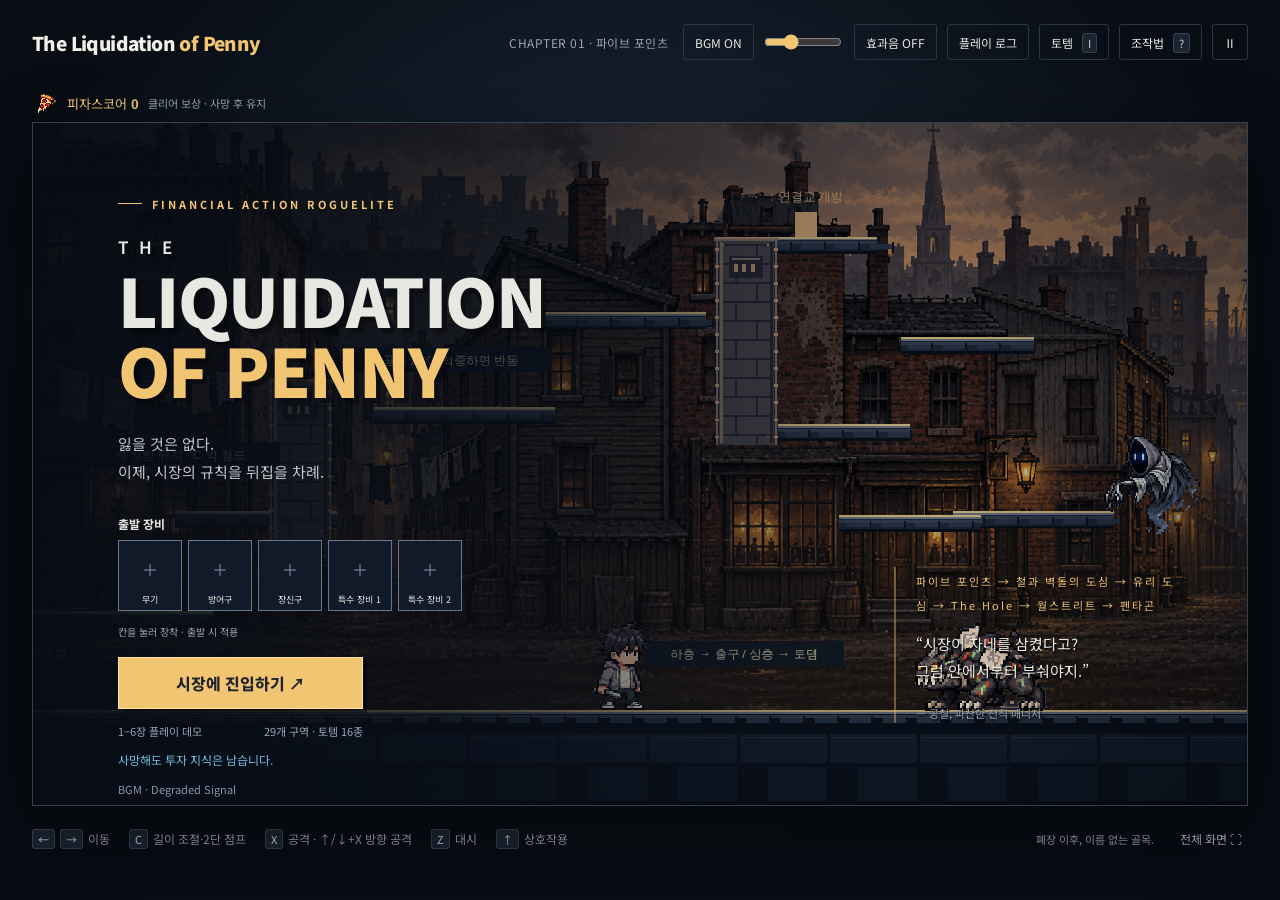
<file: index.html>
<!doctype html>
<html lang="ko">
<head>
  <meta charset="utf-8"><meta name="viewport" content="width=device-width, initial-scale=1, viewport-fit=cover">
  <meta name="theme-color" content="#090e18"><meta name="description" content="The Liquidation of Penny — 금융 액션 로그라이트. 잡주의 골목에서 시장의 심장까지, 여섯 개의 장을 돌파하세요.">
  <title>The Liquidation of Penny</title><link rel="stylesheet" href="./style.css">
</head>
<body>
<main id="app">
 <header class="topline"><a class="wordmark" href="./" aria-label="The Liquidation of Penny 시작 화면">The Liquidation <span>of Penny</span></a><div class="top-actions"><span id="chapter-tag" class="chapter-tag">CHAPTER 01 · 파이브 포인츠</span><div class="music-controls"><button id="music" class="icon-button" aria-label="배경 음악 끄기" aria-pressed="true">BGM ON</button><input id="music-volume" type="range" min="0" max="100" value="30" aria-label="배경 음악 음량" title="BGM 음량"></div><button id="sound" class="icon-button" aria-label="효과음 켜기" aria-pressed="false">효과음 OFF</button><button id="run-logs" class="icon-button">플레이 로그</button><button id="totem-open" class="icon-button">토템 <kbd>I</kbd></button><button id="help" class="icon-button">조작법 <kbd>?</kbd></button><button id="pause" class="icon-button" aria-label="일시 정지">Ⅱ</button></div></header>
 <div class="pizza-wallet" aria-label="누적 피자스코어"><img src="./assets/equipment/pizza-score.png" width="24" height="24" alt=""><span>피자스코어 <strong data-pizza-balance>0</strong></span><small>클리어 보상 · 사망 후 유지</small><small id="wallet-status" role="status"></small></div>
 <section id="stage" aria-label="게임 화면">
  <canvas id="game" width="1280" height="720" tabindex="0" aria-label="방향키 이동, C 점프, X 공격, Z 대시. 조작법 버튼에서 전체 조작을 확인할 수 있습니다."></canvas>
  <div id="hud" class="hud hidden"><div class="player-panel"><div class="rank-line"><span id="rank">PENNY STOCK</span><span id="room-number">01 / 05</span></div><div class="health-track"><div id="hp-fill"></div><span id="hp-text">100 / 100</span></div><div class="profit-line"><span>미실현 수익</span><strong id="profit-text">0%</strong></div><div class="profit-track"><div id="profit-fill"></div></div></div><div class="market-panel"><span class="eyebrow">MARKET</span><strong id="market-name">횡보장</strong><small id="market-detail">기본 전투 상태</small><div id="market-warning"></div></div><div class="fund-panel"><span>보유 시드</span><strong><i>◈</i> <b id="gold">0</b></strong><small id="enemy-count"></small></div></div>
  <div id="totem-hud" class="totem-hud hidden" aria-label="장착 토템 진행 상태"></div><div id="boss-hud" class="boss-hud hidden"><div><span id="boss-name">잠식된 선동가</span><span id="boss-phase">PHASE 01</span></div><div class="boss-track"><div id="boss-fill"></div></div></div>
  <section id="option-panel" class="option-panel hidden" aria-label="보스 옵션 패턴"><strong id="option-title"></strong><span id="option-hint"></span><small id="option-timer"></small><small>성공: 보스 클리어 피자스코어 +20% 누적 · 실패/미선택 3회: 청산</small><small id="option-risk"></small><div id="option-choices"><button id="option-long" data-action="option_long" aria-pressed="false"><kbd>Q</kbd> 롱 · 상승 ↑</button><button id="option-short" data-action="option_short" aria-pressed="false"><kbd>E</kbd> 숏 · 하락 ↓</button></div></section>
  <div id="room-toast" class="room-toast hidden"><span id="room-kicker"></span><h2 id="room-title"></h2></div>
  <div id="leverage" class="leverage hidden"></div><div id="notice" class="notice hidden" role="status" aria-live="polite"></div>
  <div id="skills" class="skillbar hidden"><button data-action="profit" id="skill-profit"><kbd>A</kbd><span>익절</span><small>수익 25 이상</small></button><button data-action="leverage" id="skill-leverage"><kbd>S</kbd><span>레버리지</span><small>8초 / 피해 ×1.65</small></button><button data-action="circuit" id="skill-circuit"><kbd>D</kbd><span>서킷브레이커</span><small>정지 중 타격 축적</small></button></div>
  <div id="screen" class="screen"><div class="start-card"><div class="eyebrow"><span class="small-line"></span> FINANCIAL ACTION ROGUELITE</div><h1 class="penny-title" aria-label="The Liquidation of Penny"><span>THE</span>LIQUIDATION<br><em>OF PENNY</em></h1><p class="intro">잃을 것은 없다.<br>이제, 시장의 규칙을 뒤집을 차례.</p><section class="starting-equipment" aria-label="시작 장비"><strong>출발 장비</strong><div id="equipment-slots"></div><small>칸을 눌러 장착 · 출발 시 적용</small></section><button id="start" class="primary" disabled>에셋 준비 중…</button><button id="start-chapter2" class="chapter-start hidden">해금된 2장부터 시작 →</button><div class="start-meta"><span>1–6장 플레이 데모</span><span>29개 구역 · 토템 16종</span></div><p id="save-note" class="save-note"></p><p class="music-credit">BGM · Degraded Signal</p></div><div class="start-quote"><span>파이브 포인츠 → 철과 벽돌의 도심 → 유리 도심 → The Hole → 월스트리트 → 펜타곤</span><p>“시장이 자네를 삼켰다고?<br>그럼 안에서부터 부숴야지.”</p><small>— 공칠, 파산한 전직 매니저</small></div></div>
  <div id="modal" class="modal hidden" role="dialog" aria-modal="true" aria-labelledby="modal-title"><div class="modal-inner" id="modal-inner"></div></div>
  <div id="touch" class="touch"><div><button data-hold="left" aria-label="왼쪽 이동">◀</button><button data-hold="right" aria-label="오른쪽 이동">▶</button></div><div><button data-action="interact" aria-label="상호작용">↑</button><button data-action="dash">Z</button><button data-action="jump">C</button><button data-action="attack">X</button></div></div>
 </section>
 <footer><div class="controls"><span><kbd>←</kbd><kbd>→</kbd> 이동</span><span><kbd>C</kbd> 길이 조절·2단 점프</span><span><kbd>X</kbd> 공격 · ↑/↓+X 방향 공격</span><span><kbd>Z</kbd> 대시</span><span><kbd>↑</kbd> 상호작용</span></div><div class="footer-state"><span id="footer-location">폐장 이후, 이름 없는 골목.</span><button id="fullscreen">전체 화면 ⛶</button></div></footer>
</main><script type="module" src="./game.js"></script>
</body></html>
</file>
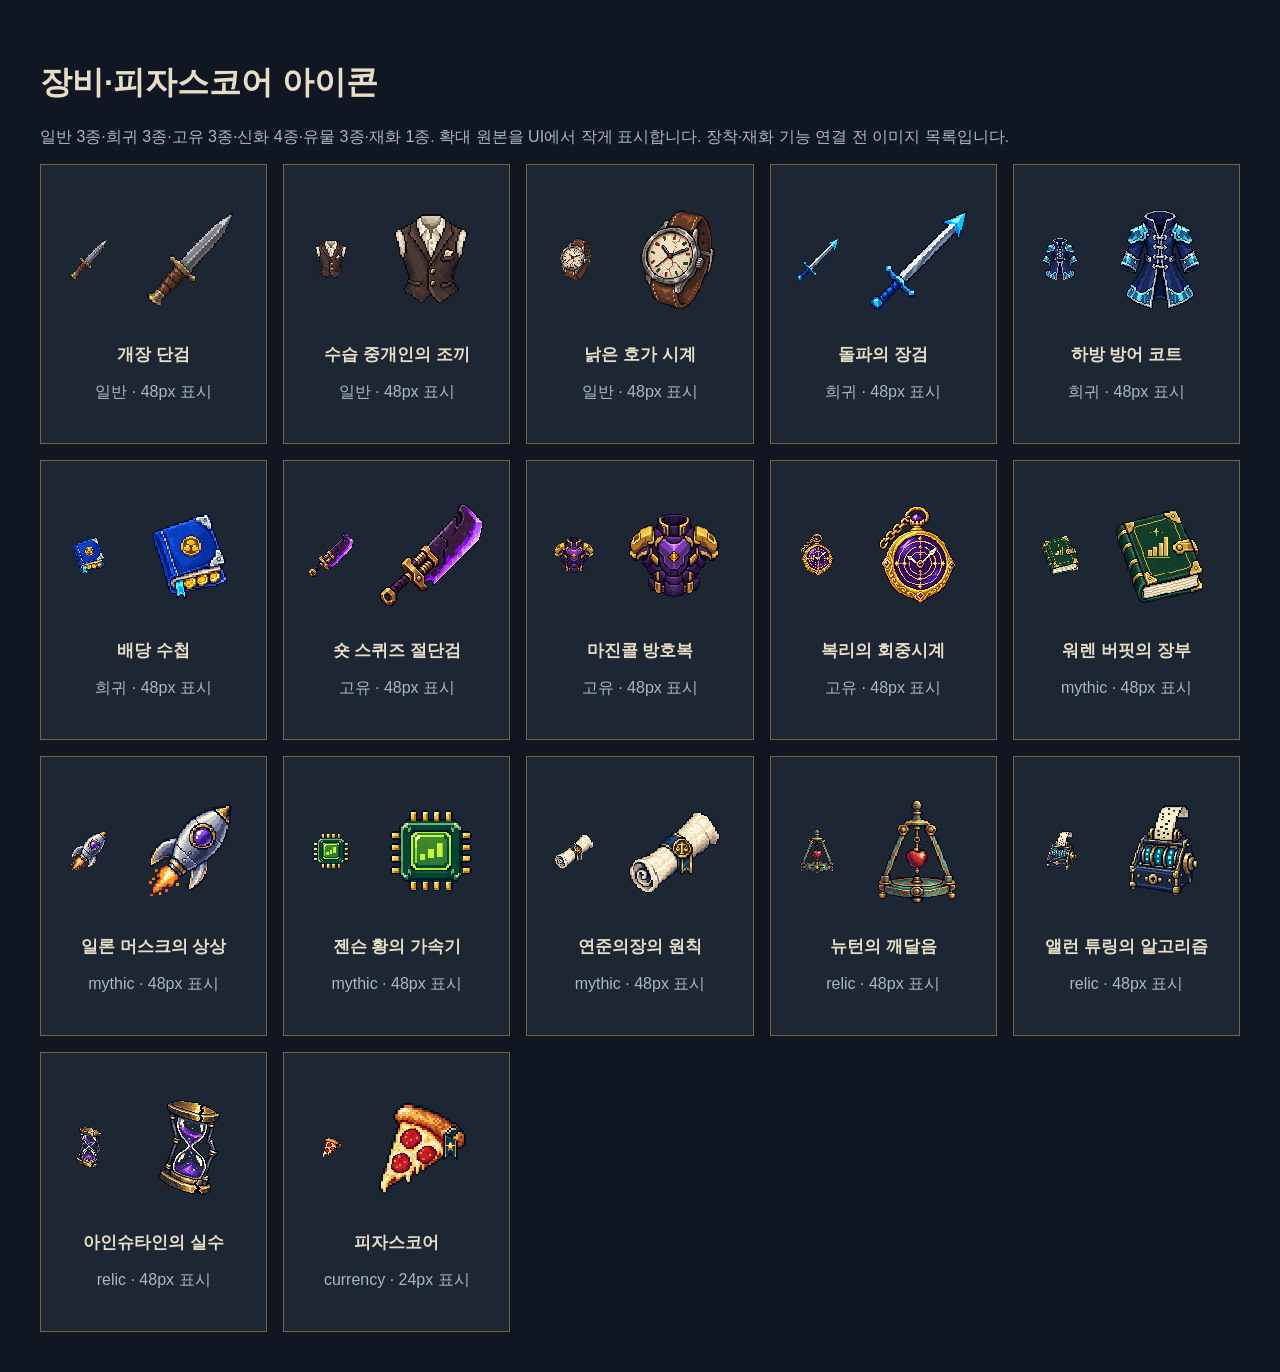
<file: assets/equipment/index.html>
<!doctype html><html lang="ko"><meta charset="utf-8"><meta name="viewport" content="width=device-width"><title>장비 도트 아이콘</title><style>body{background:#101722;color:#e8ddc6;font:16px sans-serif;padding:32px}main{display:grid;grid-template-columns:repeat(auto-fit,minmax(220px,1fr));gap:16px}article{background:#1d2733;border:1px solid #746344;padding:24px;text-align:center}img{image-rendering:pixelated;object-fit:contain}p{color:#aab7c4}h2{font-size:17px}.preview{height:140px;display:flex;gap:20px;align-items:center;justify-content:center}</style><h1>장비·피자스코어 아이콘</h1><p>일반 3종·희귀 3종·고유 3종·신화 4종·유물 3종·재화 1종. 확대 원본을 UI에서 작게 표시합니다. 장착·재화 기능 연결 전 이미지 목록입니다.</p><main><article><div class="preview"><img src="./opening-dagger.png" width="48" height="48" alt="개장 단검"><img src="./opening-dagger.png" width="112" height="112" alt=""></div><h2>개장 단검</h2><p>일반 · 48px 표시</p></article><article><div class="preview"><img src="./apprentice-broker-vest.png" width="48" height="48" alt="수습 중개인의 조끼"><img src="./apprentice-broker-vest.png" width="112" height="112" alt=""></div><h2>수습 중개인의 조끼</h2><p>일반 · 48px 표시</p></article><article><div class="preview"><img src="./worn-quote-watch.png" width="48" height="48" alt="낡은 호가 시계"><img src="./worn-quote-watch.png" width="112" height="112" alt=""></div><h2>낡은 호가 시계</h2><p>일반 · 48px 표시</p></article><article><div class="preview"><img src="./breakout-longsword.png" width="48" height="48" alt="돌파의 장검"><img src="./breakout-longsword.png" width="112" height="112" alt=""></div><h2>돌파의 장검</h2><p>희귀 · 48px 표시</p></article><article><div class="preview"><img src="./downside-defense-coat.png" width="48" height="48" alt="하방 방어 코트"><img src="./downside-defense-coat.png" width="112" height="112" alt=""></div><h2>하방 방어 코트</h2><p>희귀 · 48px 표시</p></article><article><div class="preview"><img src="./dividend-notebook.png" width="48" height="48" alt="배당 수첩"><img src="./dividend-notebook.png" width="112" height="112" alt=""></div><h2>배당 수첩</h2><p>희귀 · 48px 표시</p></article><article><div class="preview"><img src="./short-squeeze-cleaver.png" width="48" height="48" alt="숏 스퀴즈 절단검"><img src="./short-squeeze-cleaver.png" width="112" height="112" alt=""></div><h2>숏 스퀴즈 절단검</h2><p>고유 · 48px 표시</p></article><article><div class="preview"><img src="./margin-call-armor.png" width="48" height="48" alt="마진콜 방호복"><img src="./margin-call-armor.png" width="112" height="112" alt=""></div><h2>마진콜 방호복</h2><p>고유 · 48px 표시</p></article><article><div class="preview"><img src="./compound-pocket-watch.png" width="48" height="48" alt="복리의 회중시계"><img src="./compound-pocket-watch.png" width="112" height="112" alt=""></div><h2>복리의 회중시계</h2><p>고유 · 48px 표시</p></article><article><div class="preview"><img src="./buffett-ledger.png" width="48" height="48" alt="워렌 버핏의 장부"><img src="./buffett-ledger.png" width="112" height="112" alt=""></div><h2>워렌 버핏의 장부</h2><p>mythic · 48px 표시</p></article><article><div class="preview"><img src="./musk-imagination.png" width="48" height="48" alt="일론 머스크의 상상"><img src="./musk-imagination.png" width="112" height="112" alt=""></div><h2>일론 머스크의 상상</h2><p>mythic · 48px 표시</p></article><article><div class="preview"><img src="./jensen-accelerator.png" width="48" height="48" alt="젠슨 황의 가속기"><img src="./jensen-accelerator.png" width="112" height="112" alt=""></div><h2>젠슨 황의 가속기</h2><p>mythic · 48px 표시</p></article><article><div class="preview"><img src="./fed-principles.png" width="48" height="48" alt="연준의장의 원칙"><img src="./fed-principles.png" width="112" height="112" alt=""></div><h2>연준의장의 원칙</h2><p>mythic · 48px 표시</p></article><article><div class="preview"><img src="./newton-insight.png" width="48" height="48" alt="뉴턴의 깨달음"><img src="./newton-insight.png" width="112" height="112" alt=""></div><h2>뉴턴의 깨달음</h2><p>relic · 48px 표시</p></article><article><div class="preview"><img src="./turing-algorithm.png" width="48" height="48" alt="앨런 튜링의 알고리즘"><img src="./turing-algorithm.png" width="112" height="112" alt=""></div><h2>앨런 튜링의 알고리즘</h2><p>relic · 48px 표시</p></article><article><div class="preview"><img src="./einstein-mistake.png" width="48" height="48" alt="아인슈타인의 실수"><img src="./einstein-mistake.png" width="112" height="112" alt=""></div><h2>아인슈타인의 실수</h2><p>relic · 48px 표시</p></article><article><div class="preview"><img src="./pizza-score.png" width="24" height="24" alt="피자스코어"><img src="./pizza-score.png" width="112" height="112" alt=""></div><h2>피자스코어</h2><p>currency · 24px 표시</p></article></main></html>
</file>
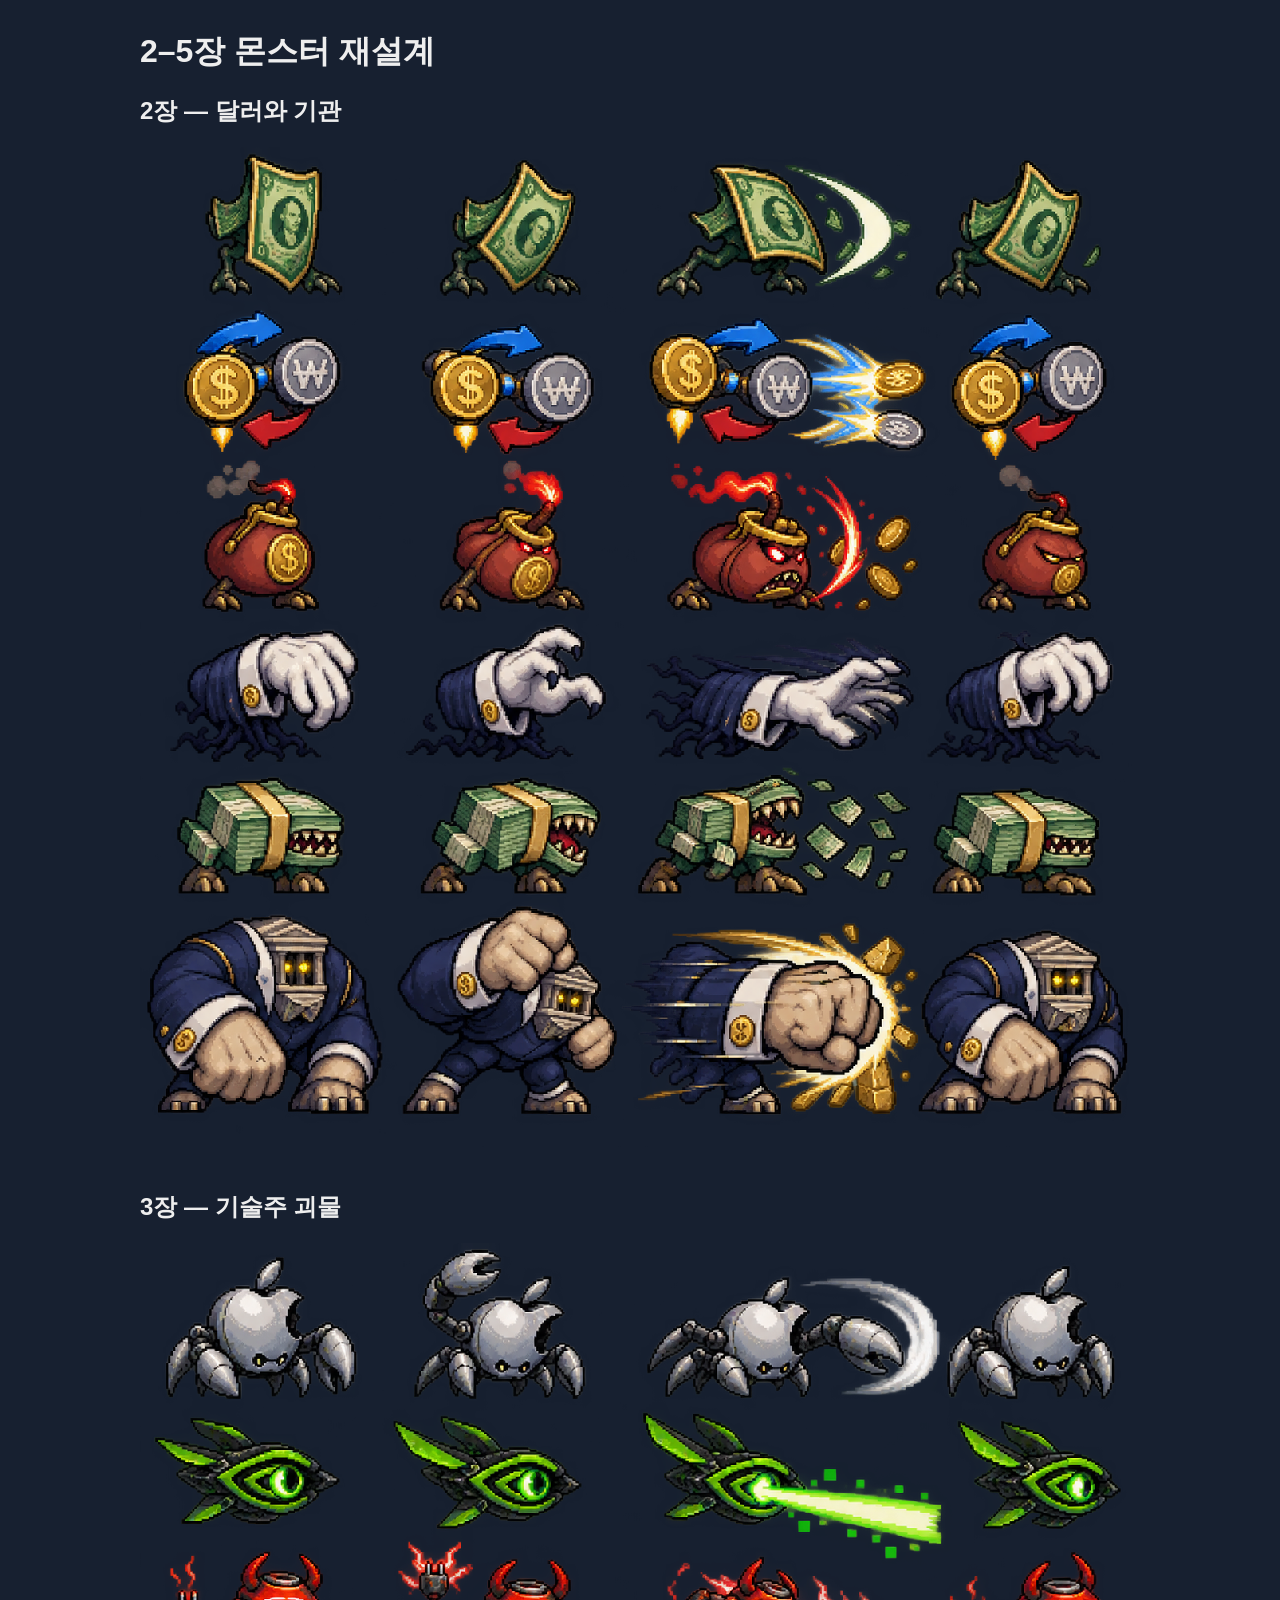
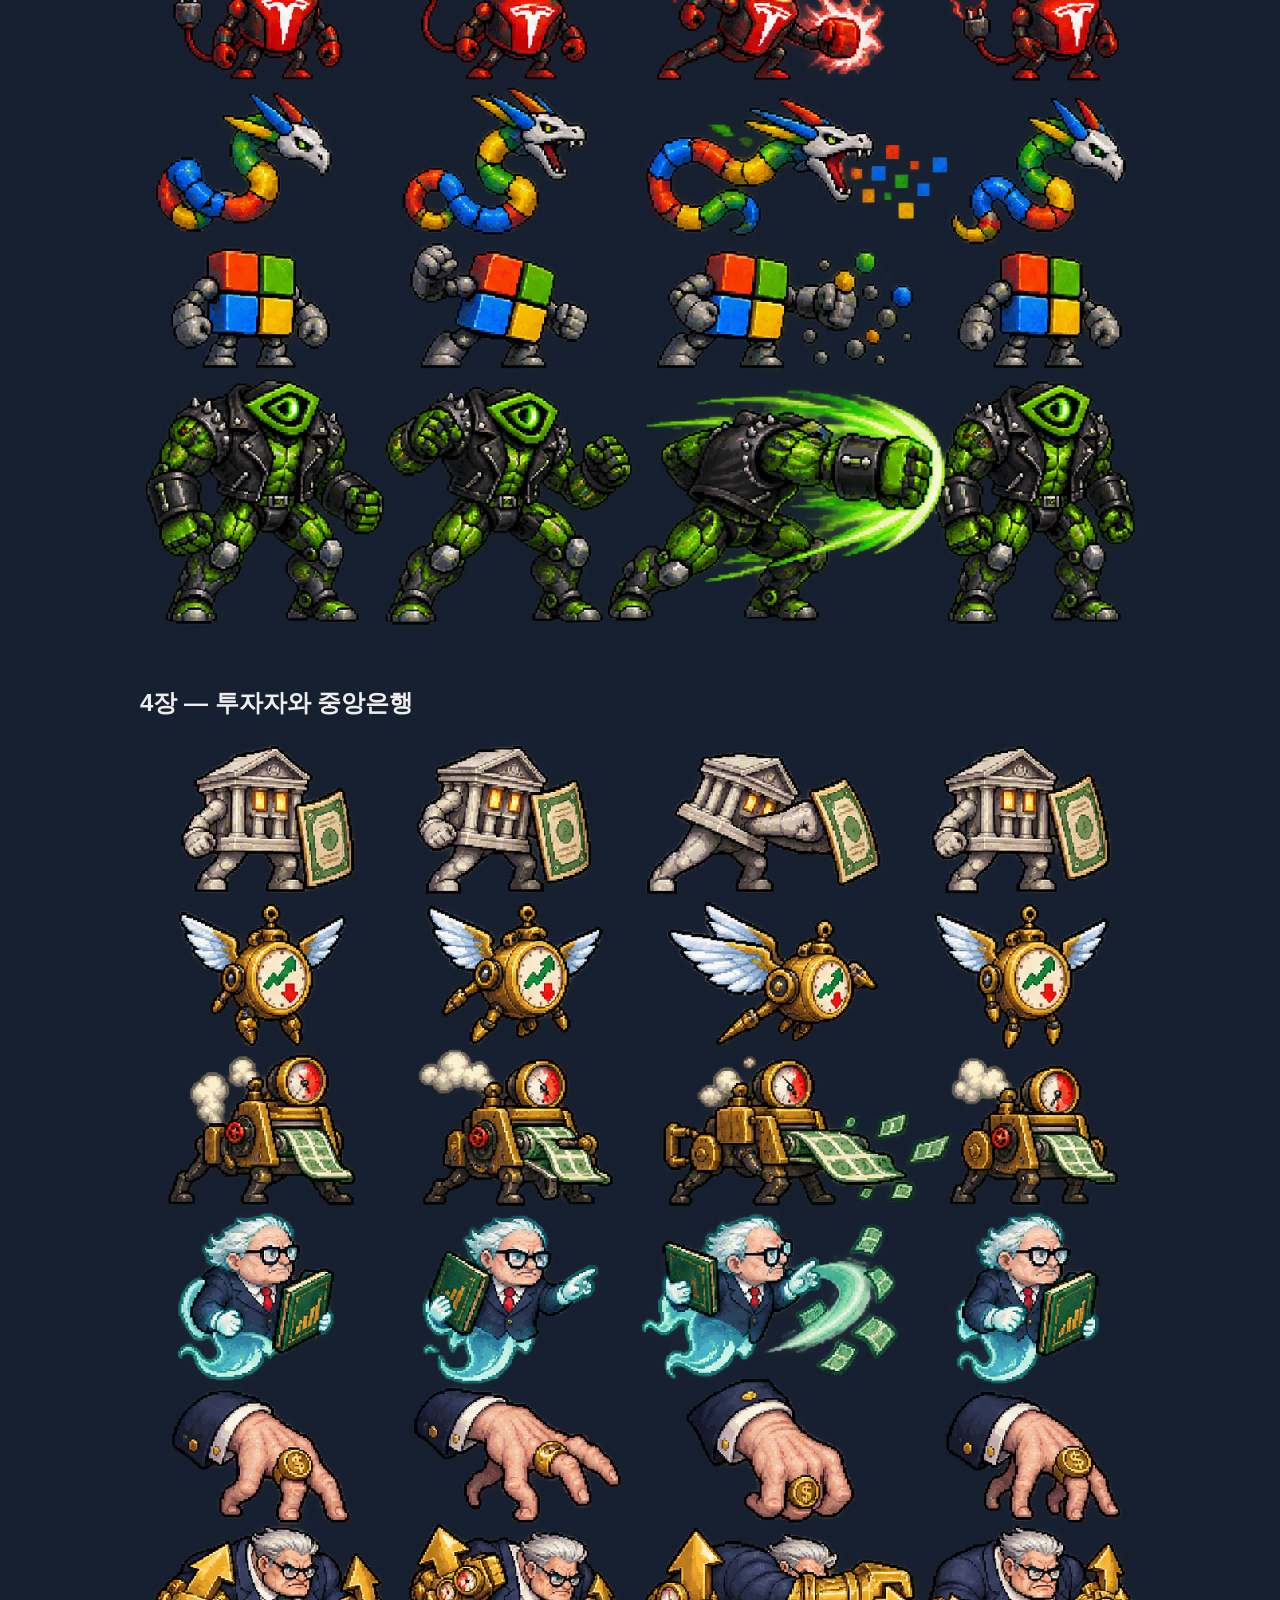
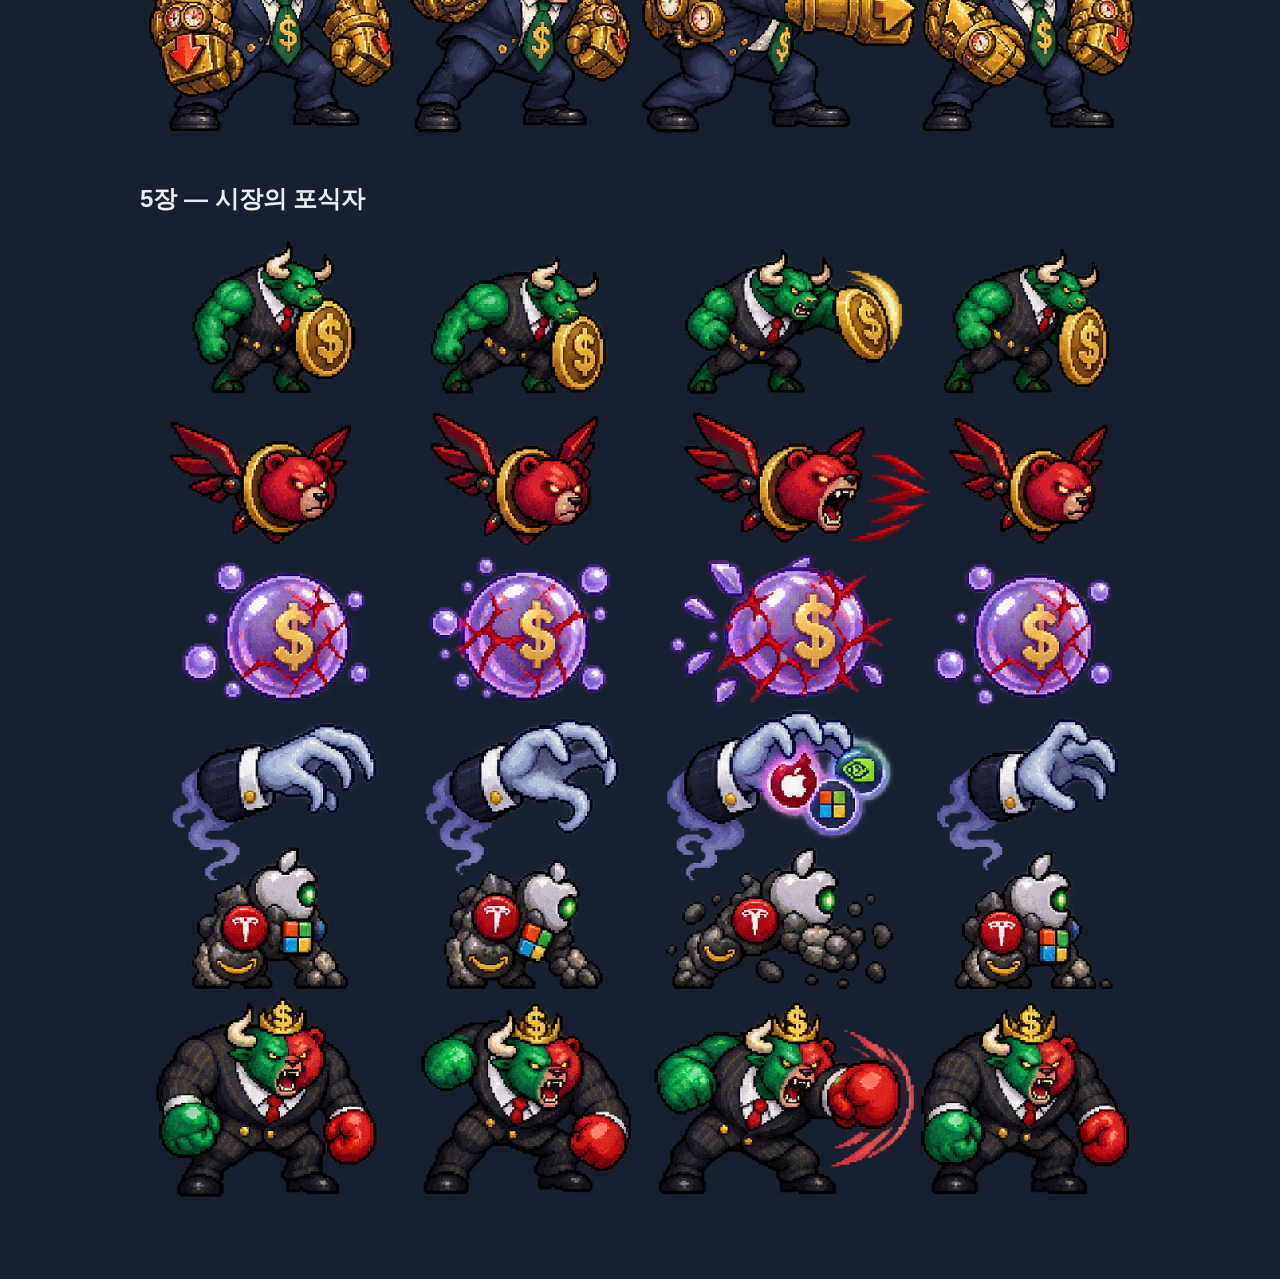
<file: assets/monsters/index.html>
<!doctype html><html lang="ko"><meta charset="utf-8"><title>몬스터 재설계</title><style>body{background:#172030;color:#eee;font:16px sans-serif;max-width:1000px;margin:30px auto}img{width:100%;image-rendering:pixelated}section{margin-bottom:40px}</style><h1>2–5장 몬스터 재설계</h1><section><h2>2장 — 달러와 기관</h2><img src="./institution-v2.png" alt="2장 — 달러와 기관 몬스터 시트"></section><section><h2>3장 — 기술주 괴물</h2><img src="./algorithm-v2.png" alt="3장 — 기술주 괴물 몬스터 시트"></section><section><h2>4장 — 투자자와 중앙은행</h2><img src="./central-v2.png" alt="4장 — 투자자와 중앙은행 몬스터 시트"></section><section><h2>5장 — 시장의 포식자</h2><img src="./market-v2.png" alt="5장 — 시장의 포식자 몬스터 시트"></section>
</file>
<file: style.css>
@import url('https://fonts.googleapis.com/css2?family=Noto+Sans+KR:wght@400;500;600;700;800;900&display=swap');
:root{color-scheme:dark;--bg:#080c13;--surface:#111925;--line:#2b3544;--gold:#f1c572;--text:#e8e8e2;--muted:#98a5b5;--red:#e56563;--blue:#71bddd}*{box-sizing:border-box}html,body{margin:0;min-height:100%;background:var(--bg);color:var(--text);font-family:'Noto Sans KR',system-ui,sans-serif}body{background:radial-gradient(ellipse at 50% 35%,#182535 0,#080c13 70%)}button,a{-webkit-tap-highlight-color:transparent}button{font:inherit;color:inherit;cursor:pointer}button:disabled{cursor:wait;opacity:.6}button:focus-visible,a:focus-visible,canvas:focus-visible{outline:2px solid var(--gold);outline-offset:4px}button:hover:not(:disabled){filter:brightness(1.18)}.hidden{display:none!important}#app{max-width:1560px;padding:0 32px;margin:auto}.topline{height:84px;display:flex;align-items:center;justify-content:space-between;gap:20px}.wordmark{text-decoration:none;font-size:24px;letter-spacing:-1.5px;font-weight:900;color:#f0f0e9;white-space:nowrap}.wordmark>span{color:var(--gold)}.wordmark i{font-style:normal;font-size:13px;letter-spacing:1px;font-weight:500;color:var(--muted);padding-left:18px}.top-actions{display:flex;align-items:center;gap:10px}.chapter-tag{font-size:12px;letter-spacing:1px;color:var(--muted);margin-right:20px}.icon-button{background:transparent;border:1px solid var(--line);min-height:36px;padding:7px 11px;font-size:12px;border-radius:3px}.icon-button kbd{margin-left:6px}#stage{position:relative;aspect-ratio:16/9;isolation:isolate;background:#111b29;overflow:hidden;border:1px solid #34414e;box-shadow:0 28px 70px #0007}canvas{display:block;width:100%;height:100%;image-rendering:pixelated;outline:none!important;touch-action:none}.screen{position:absolute;inset:0;background:linear-gradient(90deg,#070c15ed 0%,#070c15a8 40%,#070c1510 75%);display:flex;align-items:center;padding:5% 7%}.start-card{position:relative}.eyebrow{font-size:11px;letter-spacing:3px;color:var(--gold);font-weight:700;display:flex;align-items:center;gap:10px}.small-line{height:1px;width:24px;background:var(--gold)}.title-pre{font-weight:700;font-size:22px;letter-spacing:10px;color:#dbdcd6;margin:24px 0 8px}h1{font-size:clamp(46px,5.9vw,90px);line-height:1.04;margin:0;font-weight:900;letter-spacing:-4px;text-shadow:5px 5px #0005}h1 em{font-style:normal;color:var(--gold)}.intro{font-size:15px;line-height:1.85;color:#bdc6d1;margin:25px 0}.primary{border:1px solid #ffe2a4;background:var(--gold);color:#20252b;font-size:16px;font-weight:800;min-height:52px;padding:12px 34px;min-width:245px;box-shadow:4px 4px 0 #0006;text-align:center}.start-meta{display:flex;justify-content:space-between;max-width:245px;margin-top:14px;color:var(--muted);font-size:11px}.save-note{font-size:12px;color:var(--blue);min-height:18px}.start-quote{position:absolute;right:6%;bottom:12%;max-width:280px;border-left:2px solid #f1c57266;padding-left:20px;text-shadow:1px 2px 2px #000}.start-quote>span{font-size:11px;letter-spacing:2px;color:var(--gold)}.start-quote p{font-size:15px;line-height:1.8}.start-quote small{font-size:11px;color:var(--muted)}.hud{position:absolute;top:3.7%;left:3.2%;right:3.2%;display:flex;justify-content:space-between;pointer-events:none;align-items:flex-start;text-shadow:1px 1px 3px #000}.player-panel{width:23%;max-width:285px}.rank-line{display:flex;justify-content:space-between;font-size:11px;letter-spacing:1px;color:var(--gold);font-weight:700;margin-bottom:9px}#room-number{color:#a5b0bd}.health-track{height:22px;background:#231e29;border:1px solid #d0897980;position:relative;box-shadow:0 2px 6px #0007}.health-track>div{height:100%;background:linear-gradient(90deg,#ba4b53,#ea7b6c);transition:width .12s}.health-track>span{position:absolute;inset:0;text-align:center;font-size:12px;line-height:20px;font-weight:800}.profit-line{display:flex;justify-content:space-between;font-size:11px;margin:9px 0 4px;color:#bec9d2}.profit-line strong{color:var(--gold)}.profit-track{height:4px;background:#253140}.profit-track>div{height:100%;background:var(--gold);width:0;transition:width .1s}.market-panel{text-align:center;background:#0a121dcc;border:1px solid #5e6d7a70;padding:8px 22px;min-width:180px;clip-path:polygon(8px 0,calc(100% - 8px) 0,100% 8px,100% calc(100% - 8px),calc(100% - 8px) 100%,8px 100%,0 calc(100% - 8px),0 8px)}.market-panel .eyebrow{font-size:9px;justify-content:center;color:var(--muted);margin-bottom:2px}.market-panel strong{display:block;font-size:22px;letter-spacing:5px}.market-panel small{font-size:10px;color:#b2c1cc}#market-warning{font-size:10px;color:var(--gold);min-height:14px;margin-top:3px}.fund-panel{text-align:right;font-size:11px;color:#acbaca}.fund-panel strong{font-size:26px;color:var(--gold);display:block;font-variant-numeric:tabular-nums}.fund-panel strong i{font-style:normal;font-size:18px}.fund-panel small{font-size:11px;color:var(--text)}.boss-hud{position:absolute;top:19%;left:28%;right:28%;pointer-events:none}.boss-hud>div:first-child{display:flex;justify-content:space-between;font-size:12px;margin-bottom:5px;text-shadow:1px 1px #000}.boss-hud>div:first-child span:last-child{font-size:10px;color:var(--gold)}.boss-track{height:9px;background:#201927;border:1px solid #8b637b}.boss-track>div{height:100%;background:linear-gradient(90deg,#804f7a,#d27791);transition:width .15s}.room-toast{position:absolute;top:32%;left:0;right:0;text-align:center;pointer-events:none;text-shadow:2px 3px 4px #000}.room-toast span{font-size:12px;color:var(--gold);letter-spacing:4px}.room-toast h2{font-size:32px;letter-spacing:5px;margin:8px}.notice{position:absolute;bottom:23%;left:50%;transform:translateX(-50%);background:#0c1523ed;border:1px solid #536374;padding:10px 20px;font-size:13px;white-space:nowrap;max-width:90%;text-align:center;box-shadow:0 4px 10px #0005;pointer-events:none}.leverage{position:absolute;bottom:31%;left:50%;transform:translateX(-50%);color:#ffb275;border:1px solid #d38c4780;background:#271c19e0;padding:5px 15px;font-size:12px;white-space:nowrap}.skillbar{position:absolute;bottom:3%;left:3%;display:flex;gap:8px}.skillbar button{display:grid;grid-template-columns:22px 1fr;grid-template-rows:21px 16px;column-gap:6px;padding:8px 10px;text-align:left;border:1px solid #6571826b;background:#0c1422ed;min-width:128px;position:relative}.skillbar button>kbd{grid-row:1/3;align-self:start;font-size:12px}.skillbar button>span{font-size:12px;font-weight:600}.skillbar button>small{font-size:9px;color:var(--muted)}.skillbar button.cooldown{opacity:.5}.skillbar button.ready{border-color:#dfb36a}.modal{position:absolute;inset:0;z-index:20;display:flex;align-items:center;justify-content:center;background:#050a14cc;backdrop-filter:blur(4px);padding:24px}.modal-inner{width:min(900px,94%);max-height:96%;overflow:auto;background:linear-gradient(160deg,#1a2534,#101722);border:1px solid #5d6b7b;padding:30px;box-shadow:0 24px 80px #0008}.modal-inner .eyebrow{font-size:11px}.modal-inner h2{font-size:29px;margin:8px 0 12px}.modal-inner>p{font-size:14px;color:#b9c5d1;line-height:1.8;margin:8px 0 20px}.cards{display:grid;grid-template-columns:repeat(3,1fr);gap:14px;margin-top:22px}.card{position:relative;text-align:left;display:flex;flex-direction:column;min-height:180px;border:1px solid #425267;background:#101a29;padding:19px;transition:transform .15s,border .15s}.card:hover{transform:translateY(-4px);border-color:var(--gold)}.card .card-number{position:absolute;top:13px;right:13px;color:#7890a5;font-size:11px}.card .card-symbol{font-size:26px;color:var(--gold);font-family:monospace;line-height:1.2;margin-bottom:18px}.card h3{font-size:17px;margin:0 0 6px}.card .tag{font-size:10px;letter-spacing:2px;color:var(--gold);margin-bottom:10px}.card p{font-size:12px;color:#b9c6d3;line-height:1.8;margin:0}.card .price{font-size:15px;color:var(--gold);margin-top:auto;padding-top:16px}.modal-actions{display:flex;justify-content:flex-end;gap:12px;margin-top:22px}.secondary{border:1px solid #647284;padding:10px 22px;background:#1a2739;font-size:14px;min-height:44px}.stat-grid{display:grid;grid-template-columns:repeat(3,1fr);gap:12px;margin:24px 0}.stat-grid>div{background:#0c1420;padding:15px;text-align:center}.stat-grid strong{display:block;color:var(--gold);font-size:24px}.stat-grid small{font-size:12px;color:var(--muted)}.help-grid{display:grid;grid-template-columns:1fr 1fr;gap:13px 22px;font-size:13px;margin:22px 0}.help-grid span{display:flex;align-items:center;gap:12px}.help-grid kbd{min-width:48px;text-align:center}.touch{display:none;position:absolute;bottom:2%;left:3%;right:3%;justify-content:space-between;pointer-events:none}.touch>div{display:flex;gap:8px}.touch button{width:46px;height:44px;background:#102033cf;border:1px solid #8598aa80;border-radius:4px;font-size:18px;pointer-events:auto;touch-action:none;user-select:none}footer{min-height:65px;display:flex;justify-content:space-between;align-items:center;gap:15px;color:#91a0b2;font-size:12px}.controls{display:flex;gap:19px;flex-wrap:wrap}.controls span{display:flex;align-items:center;gap:5px}kbd{font:inherit;border:1px solid #56617480;background:#1a2531;color:#c6ced7;border-radius:3px;padding:1px 5px;font-size:11px;box-shadow:0 1px 0 #0005}.footer-state{display:flex;align-items:center;gap:20px;font-size:11px}.footer-state button{background:none;border:0;color:#adb8c5;font-size:12px}#stage:fullscreen{width:100vw;height:100vh;aspect-ratio:auto;border:0;display:flex;align-items:center;background:#050910}#stage:fullscreen canvas{object-fit:contain} @media(min-width:1700px){#app{padding-top:20px}}@media(max-width:950px){#app{padding:0 12px}.topline{height:65px}.wordmark{font-size:20px}.wordmark i,.chapter-tag,.footer-state>span{display:none}.screen{padding:4% 6%}h1{font-size:55px}.title-pre{font-size:17px;margin-top:14px;letter-spacing:7px}.intro{font-size:12px;margin:15px 0}.primary{min-height:42px;font-size:14px;min-width:210px;padding:9px 24px}.start-quote{bottom:13%;right:5%}.start-quote p{font-size:12px}.start-quote small{font-size:10px}.start-meta{font-size:10px;max-width:210px}.eyebrow{font-size:9px;letter-spacing:2px}.hud{top:3%}.health-track{height:17px}.health-track>span{line-height:15px;font-size:10px}.rank-line,.profit-line{font-size:9px}.market-panel{min-width:140px;padding:5px 12px}.market-panel strong{font-size:17px}.market-panel small{font-size:9px}.fund-panel strong{font-size:21px}.skillbar{gap:5px}.skillbar button{min-width:105px;padding:5px 7px;grid-template-columns:19px 1fr;grid-template-rows:18px 13px}.skillbar button>span{font-size:10px}.skillbar button>small{font-size:8px}.modal-inner{padding:20px}.modal-inner h2{font-size:23px}.cards{margin-top:14px;gap:9px}.card{padding:13px;min-height:150px}.card .card-symbol{font-size:20px;margin-bottom:10px}.card h3{font-size:14px}.card p{font-size:11px}.modal-inner>p{font-size:12px;margin-bottom:12px}.controls{gap:10px;font-size:10px}footer{min-height:54px}.notice{font-size:11px;padding:7px 12px}.boss-hud{top:23%}.room-toast h2{font-size:25px}}
@media(pointer:coarse){.touch{display:flex}.skillbar{bottom:17%}.controls{display:none}.footer-state{margin-left:auto}.skillbar button{min-width:88px}.skillbar button>small{display:none}.skillbar button{grid-template-rows:18px;}.skillbar button kbd{grid-row:1}.notice{bottom:30%}}
@media(max-width:600px){#app{padding:0 5px}.topline{height:52px;gap:8px}.wordmark{font-size:18px}.top-actions{gap:5px}.icon-button{min-height:30px;font-size:10px;padding:5px 7px}#stage{min-height:340px;aspect-ratio:auto}canvas{object-fit:cover}.start-quote{display:none}.screen{padding:20px 24px}h1{font-size:47px}.title-pre{margin-top:9px;font-size:15px}.intro{margin:12px 0}.start-meta{margin-top:8px}.save-note{font-size:10px;margin:7px 0}.hud{left:3%;right:3%}.player-panel{width:34%}.market-panel{min-width:104px;padding:4px 6px}.market-panel .eyebrow{font-size:7px}.market-panel strong{font-size:14px;letter-spacing:2px}.market-panel small{font-size:8px}.fund-panel{font-size:9px}.fund-panel strong{font-size:19px}.fund-panel small{font-size:9px}.rank-line{font-size:8px;letter-spacing:0}.profit-line{font-size:8px}.modal{padding:8px}.modal-inner{width:100%;padding:16px;max-height:100%}.modal-inner h2{font-size:21px}.cards{grid-template-columns:1fr;gap:7px;margin-top:8px}.card{min-height:70px;padding:11px 12px 11px 53px}.card .card-symbol{position:absolute;left:14px;top:15px;font-size:23px}.card .tag{display:none}.card h3{font-size:13px;margin-bottom:3px}.card p{font-size:10px;line-height:1.5}.card .price{position:absolute;right:12px;bottom:7px;font-size:11px}.card .card-number{top:7px;right:8px;font-size:9px}.modal-actions{margin-top:12px}.stat-grid{margin:12px 0;gap:7px}.stat-grid>div{padding:9px}.stat-grid strong{font-size:19px}.help-grid{font-size:11px;gap:10px;margin:10px 0}.help-grid kbd{min-width:32px}.room-toast h2{font-size:21px}.room-toast span{font-size:9px}.boss-hud{left:20%;right:20%;top:24%}.boss-hud>div:first-child{font-size:10px}.notice{font-size:10px;white-space:normal;width:max-content;max-width:90%}.leverage{font-size:9px}.touch button{width:39px;height:38px}.skillbar{bottom:17%}.skillbar button{min-width:76px;padding:4px;font-size:10px}}
@media(max-width:600px){#stage{aspect-ratio:16/9;min-height:0}canvas{object-fit:contain}.screen{padding:12px 18px}h1{font-size:32px;letter-spacing:-2px}.title-pre{font-size:11px;margin:7px 0 5px}.start-card>.eyebrow{font-size:7px;letter-spacing:1px}.intro{font-size:10px;line-height:1.5;margin:9px 0}.start-card>.primary{min-width:170px;min-height:32px;font-size:11px;padding:5px 12px}.start-meta{font-size:8px;max-width:170px;margin-top:6px}.save-note{font-size:8px;min-height:10px;margin:5px 0}.touch button{width:32px;height:30px;font-size:14px}.touch>div{gap:5px}.skillbar{bottom:19%;gap:3px}.skillbar button{min-width:63px;padding:3px;grid-template-columns:14px 1fr;column-gap:3px;grid-template-rows:14px}.skillbar button>span{font-size:8px}.skillbar button>kbd{font-size:8px;padding:0 3px}.modal-inner h2{font-size:17px}.modal-inner>p{font-size:10px}.modal-inner .eyebrow{font-size:8px}.modal-inner{padding:12px}.health-track{height:13px}.health-track>span{font-size:8px;line-height:11px}.profit-line{margin:5px 0 3px}.market-panel small{display:none}.market-panel{min-width:85px}.market-panel strong{font-size:12px}.market-panel .eyebrow{font-size:6px}#market-warning{font-size:7px;min-height:8px;margin-top:1px}.fund-panel strong{font-size:17px}.room-toast h2{font-size:18px}.notice{font-size:9px;padding:4px 8px}.leverage{bottom:38%;font-size:8px}.boss-hud{top:27%}.help-grid{font-size:10px}.modal-actions .primary{min-width:120px}.modal-actions button{font-size:11px;min-height:32px;padding:5px 10px}.stat-grid strong{font-size:16px}.stat-grid small{font-size:9px}}
.wordmark{font-size:19px;letter-spacing:-.6px}.music-controls{display:flex;align-items:center;gap:8px}.music-controls input{width:78px;height:26px;accent-color:var(--gold);cursor:pointer}.chapter-tag{margin-right:5px;letter-spacing:.5px}.penny-title{font-family:Impact,'Arial Narrow','Noto Sans KR',sans-serif;font-size:clamp(38px,5.2vw,77px);letter-spacing:-1.5px;line-height:1.06;margin:18px 0 0}.penny-title>span{display:block;font-family:'Noto Sans KR',sans-serif;font-size:17px;letter-spacing:10px;line-height:2;font-weight:600}.music-credit{font-size:11px;color:#879aad;margin:10px 0 0}.chapter-start{display:block;margin-top:13px;padding:6px 0;border:0;background:transparent;color:var(--blue);font-size:12px}.chapter-growth{display:flex;gap:12px;flex-wrap:wrap;margin:20px 0}.chapter-growth>span{border:1px solid #5b767a;padding:9px 14px;color:#a9e2df;font-size:13px}.audio-credit{font-size:11px!important;color:#879aad!important}.top-actions{flex-shrink:0}
@media(max-width:1100px){.chapter-tag{display:none}.wordmark{font-size:17px}.music-controls input{width:60px}}
@media(max-width:950px){.penny-title{font-size:50px}.penny-title>span{font-size:13px;letter-spacing:7px}.start-quote{max-width:220px}.music-credit{font-size:9px;margin:5px 0 0}.chapter-start{font-size:10px;margin-top:7px;padding:2px 0}.wordmark{font-size:15px;max-width:210px;white-space:normal;line-height:1.3}.music-controls{gap:5px}}
@media(max-width:600px){.topline{height:75px;align-items:flex-start;justify-content:space-between;flex-wrap:wrap;gap:4px;padding:9px 6px}.wordmark{font-size:14px;max-width:100%;white-space:nowrap}.top-actions{width:100%;justify-content:flex-end;gap:6px}.icon-button{font-size:10px;min-height:27px;padding:4px 7px}.music-controls input{width:64px;height:22px}.penny-title{font-size:30px;margin-top:8px;letter-spacing:-.5px}.penny-title>span{font-size:8px;letter-spacing:5px;line-height:1.7}.intro{margin:8px 0;font-size:9px}.start-meta{font-size:7px}.music-credit{display:none}.chapter-start{margin-top:4px;font-size:9px}.save-note{font-size:7px}.start-card>.eyebrow{font-size:6px}.screen{padding:10px 16px}.chapter-growth{gap:6px;margin:10px 0}.chapter-growth>span{font-size:10px;padding:5px 8px}}
@media(prefers-reduced-motion:reduce){*{transition:none!important}.card:hover{transform:none}}
/* Totem charts are functional diagrams and display live formation state. */
.totem-hud{position:absolute;left:2%;top:155px;display:flex;gap:6px;pointer-events:none;max-width:65%}.totem-mini{background:#101c2de8;border:1px solid #526078;padding:6px;display:grid;grid-template-columns:38px auto;gap:3px 6px;font-size:14px}.totem-mini svg{width:38px;grid-row:span 2}.totem-mini small{font-size:12px;color:#c4d0df}.totem-slots{display:grid;grid-template-columns:repeat(3,1fr);gap:10px;margin:18px 0}.totem-slots>div{display:flex;flex-direction:column;gap:8px;border:1px solid #627386;padding:12px;background:#142236}.totem-slots button,.modal-actions button{cursor:pointer}.totem-collection{display:grid;grid-template-columns:repeat(3,minmax(0,1fr));gap:12px;margin-bottom:18px}.totem-card{padding:14px;background:#121f32;color:#e5edf5;border:1px solid #53677d;text-align:left;cursor:pointer}.totem-card.selected{border:2px solid #f2c779;background:#263347}.totem-card:disabled{cursor:default;opacity:.6}.totem-card svg{width:100%;height:75px;margin-top:10px}.totem-card p{font-size:14px;line-height:1.6}.totem-card small,.totem-card>span{font-size:14px;color:#c1cede}.modal-inner{max-height:90vh;overflow-y:auto}details{font-size:14px}summary{cursor:pointer}button:focus-visible{outline:2px solid #f2c779;outline-offset:3px}@media(max-width:750px){.totem-collection{grid-template-columns:repeat(2,minmax(0,1fr))}.totem-slots{grid-template-columns:1fr}.totem-hud{top:24%;max-width:90%;transform:scale(.8);transform-origin:left top}.top-actions{flex-wrap:wrap}.totem-mini{font-size:12px}}@media(max-width:420px){.totem-collection{grid-template-columns:1fr}}

.modal-inner{max-height:95%;}.totem-hud{top:25%;}.totem-slots button{min-height:36px;background:#1b2b42;border:1px solid #627386;font-size:14px;padding:6px}.totem-card h3{margin:8px 0}.totem-slots strong{font-size:14px}

.totem-collection{max-height:48vh;overflow:auto}.swap-detail{font-size:14px;line-height:1.5;color:#d0dce5}.totem-mini{max-width:180px}.totem-hud{max-width:65%}.totem-mini small{white-space:normal}

/* Starting loadout */
.screen{overflow-y:auto;align-items:flex-start}.start-card{margin-block:auto;padding-block:12px}.starting-equipment{margin:12px 0}.starting-equipment>strong{font-size:12px}.starting-equipment>small{font-size:10px;color:var(--muted)}#equipment-slots{display:flex;gap:6px;margin:6px 0}#equipment-slots button{width:64px;padding:4px;background:#101a29;border:1px solid #69778a;display:flex;flex-direction:column;align-items:center}#equipment-slots small{font-size:9px}.starting-equipment img,.equipment-item img{image-rendering:pixelated;object-fit:contain;flex-shrink:0}.empty-slot{display:grid;place-items:center;width:48px;height:48px;color:#7e8b9c}.equipment-tabs{display:flex;gap:6px;flex-wrap:wrap}.equipment-tabs button{background:#182438;border:1px solid #657182;padding:8px}.equipment-tabs [aria-pressed=true],.equipment-item[aria-pressed=true]{border-color:var(--gold);background:#343025}.equipment-list{display:grid;grid-template-columns:repeat(2,minmax(0,1fr));gap:8px;margin:12px 0}.equipment-item{display:flex;align-items:center;gap:10px;text-align:left;background:#101a29;border:1px solid #425267;padding:10px}.equipment-item span{display:flex;flex-direction:column;gap:5px}.equipment-item small{font-size:11px;color:#b9c6d3}.equipment-item strong{font-size:13px}.equipment-item:disabled{cursor:default}.starting-equipment+button{margin-top:4px}@media(max-width:700px){.equipment-list{grid-template-columns:1fr}.start-quote{display:none}#equipment-slots button{width:48px}#equipment-slots img,.empty-slot{width:32px;height:32px}.starting-equipment{margin:6px 0}}

/* Compact totem inventory and reward selection. */
.modal-inner:is([data-kind="totems"],[data-kind="relic_choice"]){width:min(800px,94%);padding:24px;max-height:90%}
.modal-inner:is([data-kind="totems"],[data-kind="relic_choice"]) h2{font-size:25px;margin:6px 0 10px}
.modal-inner:is([data-kind="totems"],[data-kind="relic_choice"])>.totem-collection{gap:10px;margin-bottom:14px;max-height:44vh}
.modal-inner:is([data-kind="totems"],[data-kind="relic_choice"]) .totem-card{padding:11px}
.modal-inner:is([data-kind="totems"],[data-kind="relic_choice"]) .totem-card svg{display:block;width:80%;height:60px;margin:6px auto 0}
.modal-inner:is([data-kind="totems"],[data-kind="relic_choice"]) .totem-card h3{font-size:15px;margin:6px 0}
.modal-inner:is([data-kind="totems"],[data-kind="relic_choice"]) .totem-card p{font-size:13px;line-height:1.5;margin:8px 0}
.modal-inner:is([data-kind="totems"],[data-kind="relic_choice"]) .totem-card small,
.modal-inner:is([data-kind="totems"],[data-kind="relic_choice"]) .totem-card>span{font-size:12px}
[data-kind="totems"] .totem-slots{gap:8px;margin:12px 0}
[data-kind="totems"] .totem-slots>div{padding:9px;gap:6px}
[data-kind="totems"] .totem-slots strong,[data-kind="totems"] .swap-detail{font-size:13px}
[data-kind="totems"] .totem-slots button{font-size:13px;min-height:36px;padding:5px}
@media(max-width:750px){.modal-inner:is([data-kind="totems"],[data-kind="relic_choice"]){padding:16px}.modal-inner:is([data-kind="totems"],[data-kind="relic_choice"]) h2{font-size:21px}}
@media(max-width:600px){.modal-inner:is([data-kind="totems"],[data-kind="relic_choice"]){width:100%;padding:12px;max-height:95%}.modal-inner:is([data-kind="totems"],[data-kind="relic_choice"]) h2{font-size:17px}}

.pizza-wallet{display:flex;align-items:center;gap:9px;padding:7px 2px;color:var(--gold);font-size:13px;flex-wrap:wrap}.pizza-wallet img{image-rendering:pixelated;object-fit:contain}.pizza-wallet small{color:var(--muted);font-size:11px}#wallet-status{color:#ff9b8a}

.option-panel{position:absolute;z-index:5;left:50%;top:34%;transform:translateX(-50%);width:min(430px,86%);padding:12px 18px;border:1px solid #d0b477;border-radius:8px;background:rgba(9,14,24,.94);text-align:center;display:grid;gap:7px;pointer-events:none}.option-panel strong{color:#efd38e}.option-panel span{font-size:13px;color:#e4ebf4}.option-panel small{color:#b8ccda}.option-panel button{pointer-events:auto;padding:8px 12px;margin:0 4px;border:1px solid #67778d;border-radius:5px;background:#152235;color:#edf3fb}.option-panel button[aria-pressed=true]{border-color:#efd38e;background:#4b402b}.option-panel button:disabled{opacity:.65}@media(max-width:600px){.option-panel{top:36%;padding:5px;gap:3px}.option-panel span,.option-panel small,.option-panel button{font-size:9px}.option-panel strong{font-size:11px}.option-panel button{padding:3px 7px}}
</file>
